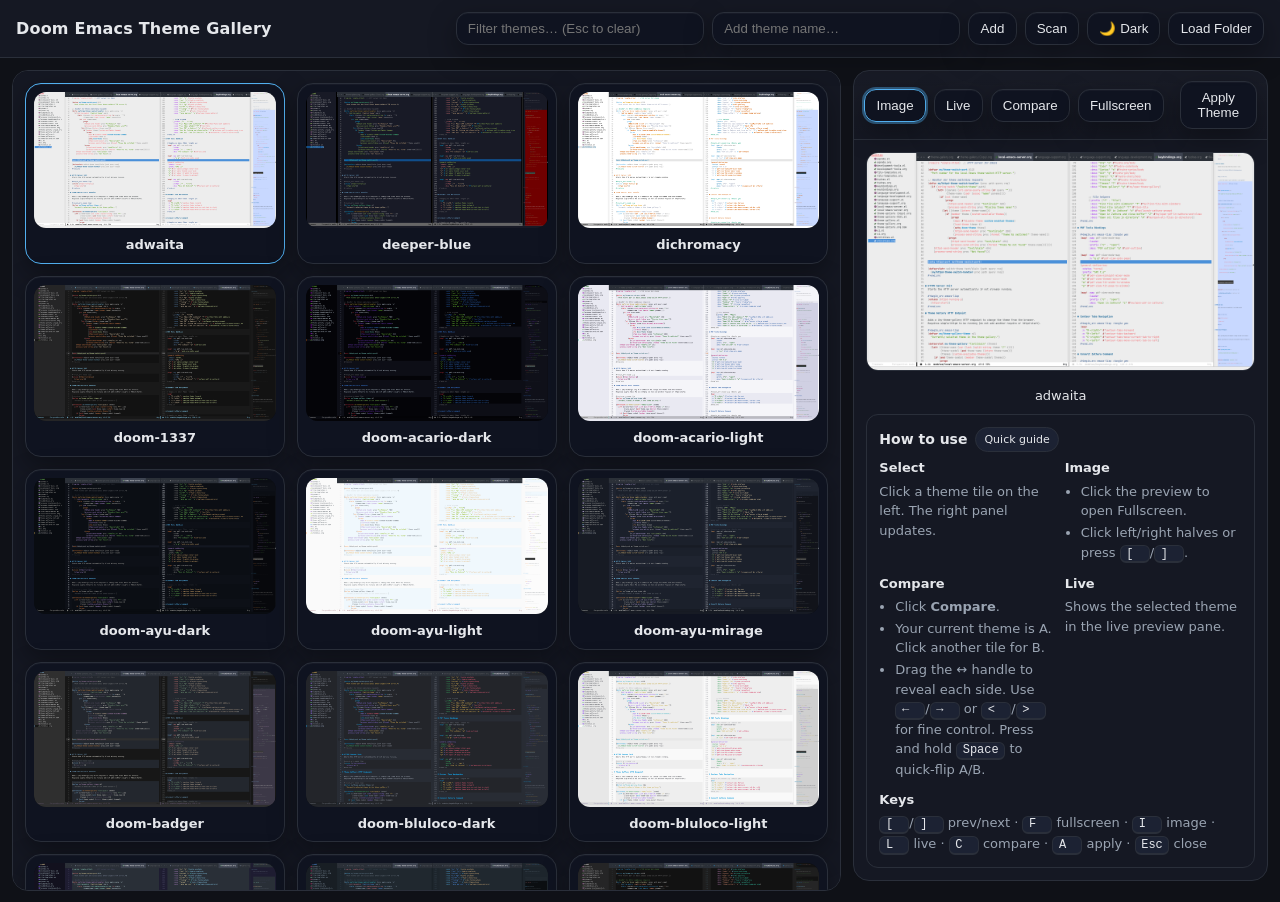
<file: theme-gallery/live.html>
<!DOCTYPE html>
<html data-theme="dark" lang="en">
<head>
<meta charset="utf-8"/>
<meta content="width=device-width, initial-scale=1" name="viewport"/>
<title>Doom Emacs Theme Gallery (Live alias) — Image • Compare • Live</title>
<style>
  :root{
    --bg:#0f1117; --bg-2:#151823; --text:#e5e7eb; --muted:#9aa4b2;
    --border:#2a2f3a; --accent:#51afef; --tile-bg:#0f1320; --tile-bg-hover:#14192a;
    --badge:#1c2233; --shadow:0 10px 28px rgba(0,0,0,.35), inset 0 1px 0 rgba(255,255,255,.03);
    --glow:0 10px 30px rgba(81,175,239,.25), 0 0 0 1px rgba(81,175,239,.25);
    --fs-dur:420ms; --fs-ease:cubic-bezier(.22,1,.36,1);
  }
  html[data-theme="light"]{
    --bg:#f6f7fb; --bg-2:#ffffff; --text:#0f1320; --muted:#495264;
    --border:#d7dbe5; --accent:#2563eb; --tile-bg:#f2f4fa; --tile-bg-hover:#e9ecf7;
    --badge:#eef1f8; --shadow:0 6px 18px rgba(0,0,0,.08), inset 0 1px 0 rgba(255,255,255,.6);
    --glow:0 10px 22px rgba(37,99,235,.18), 0 0 0 1px rgba(37,99,235,.16);
  }
  html,body{height:100%}
  body{margin:0;background:var(--bg);color:var(--text);font:14px/1.45 ui-sans-serif,system-ui,-apple-system,Segoe UI,Roboto,Arial}
  .page{display:grid;grid-template-rows:auto 1fr;height:100%}

  /* Top bar */
  .bar{display:flex;align-items:center;justify-content:space-between;gap:1rem;padding:12px 16px;background:var(--bg-2);border-bottom:1px solid var(--border);position:sticky;top:0;z-index:5}
  .title{margin:0;font-weight:700;letter-spacing:.2px;font-size:16px}
  .bar-actions{display:flex;align-items:center;gap:.5rem;flex-wrap:wrap}
  .toggle,.btn{border:1px solid var(--border);background:var(--tile-bg);color:var(--text);padding:.5rem .7rem;border-radius:12px;cursor:pointer;box-shadow:var(--shadow);transition:transform .08s ease,background .15s ease,border-color .15s ease}
  .toggle:hover,.btn:hover{transform:translateY(-1px);background:var(--tile-bg-hover)}
  .btn.active{border-color:var(--accent);outline:2px solid color-mix(in oklab,var(--accent) 40%,transparent)}
  .btn[disabled]{opacity:.55;cursor:not-allowed}
  input[type="text"]{border:1px solid var(--border);background:var(--tile-bg);color:var(--text);padding:.5rem .7rem;border-radius:12px;min-width:14rem;box-shadow:var(--shadow)}

  /* Layout */
  .content{display:grid;grid-template-columns:2fr 1fr;gap:12px;height:calc(100vh - 56px);padding:12px;box-sizing:border-box}
  .side{display:flex;flex-direction:column;min-width:0;overflow:hidden;gap:10px}
  .grid{position:relative;overflow:auto;border:1px solid var(--border);border-radius:16px;padding:12px;background:var(--bg-2);height:100%}
  .grid.drag{outline:2px dashed color-mix(in oklab,var(--accent) 60%, transparent); outline-offset:-8px}
  .grid-inner{display:grid;grid-template-columns:repeat(4,minmax(0,1fr));gap:12px}

  /* Tiles and thumbnails */
  .theme-tile{display:flex;flex-direction:column;gap:8px;border:1px solid var(--border);background:var(--tile-bg);border-radius:16px;cursor:pointer;padding:8px;box-shadow:var(--shadow);transition:border-color .18s ease}
  .theme-tile.active{border-color:var(--accent)}
  .thumb-wrap{aspect-ratio:16/9;position:relative;background:#0b0e16;border-radius:12px;display:grid;place-items:center;overflow:hidden}
  .thumb-frame{width:100%;height:100%;display:grid;place-items:center;border-radius:10px;border:1.5px solid transparent;transition:.2s;background:#0b0e16;overflow:hidden}
  .theme-tile:hover .thumb-frame{border-color:var(--accent);box-shadow:var(--glow)}
  .theme-thumb{width:100%;height:100%;object-fit:contain;display:block}
  .theme-name{font-weight:600;font-size:13px;text-align:center;color:var(--text);overflow:hidden;text-overflow:ellipsis;white-space:nowrap}

  /* Right preview area */
  .main{display:grid;grid-template-rows:auto 1fr;min-width:0;gap:10px}
  .preview-panel{border:1px solid var(--border);border-radius:16px;background:var(--bg-2);display:grid;grid-template-rows:auto 1fr;overflow:hidden}
  .preview-toolbar{display:flex;gap:8px;padding:10px;border-bottom:1px solid var(--border);align-items:center;background:linear-gradient(0deg,transparent 0,rgba(255,255,255,.02) 100%)}
  .panel-body{display:flex;flex-direction:column;gap:8px;padding:12px;height:100%;min-height:0;overflow:hidden}

  /* Preview box */
  .preview{position:relative;display:grid;place-items:center;overflow:hidden;background:#0b0e16;border:1px solid var(--border);border-radius:12px;min-height:0;aspect-ratio:16/9}
  body.is-live .preview{aspect-ratio:auto;height:100%;overflow:auto}

  /* Single image */
  #preview-img{width:100%;height:100%;object-fit:contain;display:block}
  #preview-img:hover{ cursor: zoom-in !important; }

  /* Compare overlay */
  .cmp-wrap{position:relative;width:100%;height:100%}
  .cmp-img{position:absolute;inset:0;width:100%;height:100%;object-fit:contain}
  .cmp-top{clip-path:inset(0 50% 0 0)}
  .cmp-slider{position:absolute;left:50%;top:0;bottom:0;width:2px;background:linear-gradient(0deg,var(--accent-a,#88aaff),var(--accent-b,#88ffaa));box-shadow:0 0 0 2px rgba(0,0,0,.35);cursor:ew-resize;transition:box-shadow .2s, transform .2s}
  .cmp-slider:hover{box-shadow:0 0 0 2px rgba(0,0,0,.45),0 0 24px 4px color-mix(in oklab,var(--accent-a, #88aaff) 45%, transparent);transform:scaleX(1.6)}
  .cmp-handle{position:absolute;left:-10px;top:50%;transform:translateY(-50%);width:22px;height:22px;border-radius:999px;background:var(--badge);border:1px solid var(--border);box-shadow:var(--shadow)}
  .cmp-label{position:absolute;top:10px;padding:4px 8px;border-radius:999px;background:rgba(0,0,0,.5);border:1px solid var(--border);font-size:12px}
  .cmp-label.a{left:10px;border-color:color-mix(in oklab,var(--accent-a,#88aaff) 70%, var(--border))}
  .cmp-label.b{right:10px;border-color:color-mix(in oklab,var(--accent-b,#88ffaa) 70%, var(--border))}

  /* Dock inside compare */
  .cmp-tools{
    position:absolute;bottom:10px;left:50%;transform:translateX(-50%);
    display:flex;gap:8px;background:rgba(0,0,0,.35);
    border:1px solid var(--border);border-radius:999px;padding:6px 8px;backdrop-filter:blur(4px)
  }
  .cmp-tools .btn{padding:.35rem .6rem;border-radius:999px;font-size:12px}

  /* Contrast panel */
  .cmp-contrast{
    position:absolute; bottom:56px; right:10px;
    background:rgba(0,0,0,.55); border:1px solid var(--border); border-radius:12px;
    padding:10px; font-size:12px; backdrop-filter:blur(3px); display:flex; gap:12px; color:var(--text);
  }
  .cmp-contrast .col{min-width:200px}
  .cmp-contrast .head{font-weight:700; margin-bottom:6px; padding:4px 8px; border-radius:999px; border:1px solid var(--border); background:rgba(0,0,0,.25); display:inline-block}
  .cmp-contrast .sw{display:flex; align-items:center; justify-content:space-between; gap:10px; background:rgba(0,0,0,.25); border:1px solid var(--border); border-radius:10px; padding:6px 8px; margin:4px 0}
  .cmp-contrast .chip{display:inline-flex; align-items:center; gap:6px; border:1px solid var(--border); border-radius:999px; padding:2px 6px}
  .cmp-contrast .dot{width:12px; height:12px; border-radius:999px; border:1px solid var(--border); display:inline-block}
  .cmp-contrast .pass{font-weight:700}
  .cmp-contrast .note{opacity:.8; font-size:11px; margin-top:4px}

  /* Caption + instructions */
  .preview-caption{margin-top:8px;text-align:center;font-size:13px;color:var(--text);min-height:1.2em}
  .instructions{border:1px solid var(--border);border-radius:12px;padding:12px;background:var(--bg-2);color:var(--muted);font-size:13px;line-height:1.5}
  .instructions .instr-head{display:flex;align-items:center;gap:8px;margin-bottom:6px}
  .instructions h3{margin:0;font-size:14px;color:var(--text)}
  .instructions .pill{font-size:11px;background:var(--badge);border:1px solid var(--border);padding:.2rem .5rem;border-radius:999px;color:var(--text)}
  .instructions .instr-grid{display:grid;grid-template-columns:repeat(2,minmax(0,1fr));gap:8px}
  .instructions h4{margin:0 0 4px 0;font-size:13px;color:var(--text)}
  .instructions p{margin:0;color:var(--muted)}
  .instructions ul{margin:0;padding-left:16px}
  .instructions li{margin:.15rem 0}
  .kbd,.instructions .kbd{display:inline-block;min-width:1.4em;padding:.1rem .35rem;border:1px solid var(--border);border-bottom-width:2px;border-radius:6px;background:var(--badge);color:var(--text);font-family:ui-monospace,SFMono-Regular,Menlo,Consolas,monospace;font-size:12px;line-height:1}
  @media (max-width:900px){ .instructions .instr-grid{grid-template-columns:1fr} }

  /* Fullscreen modal */
  #fs-overlay{position:fixed;inset:0;background:rgba(6,8,12,.82);display:none;align-items:center;justify-content:center;z-index:999;backdrop-filter:blur(2px) saturate(110%);opacity:0;transition:opacity var(--fs-dur) var(--fs-ease);pointer-events:none}
  #fs-overlay.fs-open{opacity:1;pointer-events:auto}
  #fs-modal{width:75vw;background:var(--bg-2);border:1px solid color-mix(in oklab,var(--border) 90%,transparent);border-radius:22px;box-shadow:0 16px 60px rgba(0,0,0,.55);padding:1.5em;position:relative;display:flex;flex-direction:column;justify-content:center;align-items:center;opacity:0;transform:translateY(6px) scale(.985);transition:opacity var(--fs-dur) var(--fs-ease), transform var(--fs-dur) var(--fs-ease)}
  #fs-modal.fs-reveal{opacity:1;transform:translateY(0) scale(1)}
  #fs-content{flex:1;width:100%;display:flex;flex-direction:column;gap:10px;justify-content:center;align-items:center;position:relative}
  .fs-image-wrap{position:relative;display:flex;justify-content:center;align-items:center;width:100%}
  #fs-content img{max-width:100%;height:auto;border-radius:12px;display:block;box-shadow:0 10px 30px rgba(0,0,0,.25)}
  .fs-caption{margin-top:8px;text-align:center;font-size:13px;color:var(--text);min-height:1.2em}
  #fs-close{position:absolute;top:18px;right:18px;width:44px;height:44px;border-radius:9999px;background:radial-gradient(120% 120% at 30% 20%, rgba(255,255,255,.18) 0, rgba(255,255,255,0) 45%),var(--badge);border:1px solid var(--border);box-shadow:0 12px 28px rgba(0,0,0,.45);display:block;padding:0;cursor:pointer;color:transparent;outline:none;transition:transform .12s ease, box-shadow .15s ease, border-color .15s ease;z-index:1102}
  #fs-close::before,#fs-close::after{content:"";position:absolute;left:50%;top:50%;width:58%;height:2px;border-radius:1px;background:color-mix(in oklab,var(--text) 90%,transparent);transform-origin:center}
  #fs-close::before{transform:translate(-50%,-50%) rotate(45deg)}
  #fs-close::after{transform:translate(-50%,-50%) rotate(-45deg)}
  .fs-nav{position:absolute;top:50%;transform:translateY(-50%);width:46px;height:46px;border-radius:9999px;background:radial-gradient(120% 120% at 30% 20%, rgba(255,255,255,.18) 0, rgba(255,255,255,0) 45%),var(--badge);border:1px solid var(--border);box-shadow:0 12px 28px rgba(0,0,0,.45);opacity:0;pointer-events:none;z-index:1101;transition:opacity var(--fs-dur) var(--fs-ease),transform var(--fs-dur) var(--fs-ease)}
  .fs-nav.show{opacity:1;pointer-events:auto}
  #fs-nav-left{left:12px}
  #fs-nav-right{right:12px}
  #fs-nav-left::before,#fs-nav-right::before{content:"";position:absolute;left:50%;top:50%;width:12px;height:12px;border-left:2px solid color-mix(in oklab,var(--text) 90%,transparent);border-top:2px solid color-mix(in oklab,var(--text) 90%,transparent);transform-origin:center}
  #fs-nav-left::before{transform:translate(-50%,-50%) rotate(-45deg)}
  #fs-nav-right::before{transform:translate(-50%,-50%) rotate(135deg)}

  /* Toast */
  #toast{
    position:fixed;top:14px;left:50%;transform:translate(-50%,-28px) scale(.98);
    opacity:0;pointer-events:none;background:linear-gradient(180deg,rgba(255,255,255,.14),rgba(255,255,255,.06)),color-mix(in oklab,var(--bg-2) 85%,black 15%);
    backdrop-filter:blur(10px) saturate(120%);color:var(--text);
    border:1px solid color-mix(in oklab,var(--accent) 55%,var(--border));border-radius:16px;
    padding:.6rem .9rem;box-shadow:0 0 0 2px color-mix(in oklab,var(--accent) 35%,transparent),0 20px 50px rgba(0,0,0,.55);
    z-index:1200;font-size:14px;font-weight:800;letter-spacing:.25px;transition:transform var(--fs-dur) var(--fs-ease),opacity var(--fs-dur) var(--fs-ease);
    display:flex;align-items:center;gap:.6rem;
  }
  #toast.visible{opacity:1;transform:translate(-50%,0) scale(1)}
  #toast .t-ic{font-size:18px;line-height:1}
  #toast .t-msg{line-height:1.2}

  /* Responsive */
  @media (max-width:1280px){.grid-inner{grid-template-columns:repeat(3,minmax(0,1fr))}}
  @media (max-width:900px){.content{grid-template-columns:1fr;grid-template-rows:56vh 1fr}.grid-inner{grid-template-columns:repeat(3,minmax(0,1fr))}}
  @media (max-width:640px){.grid-inner{grid-template-columns:repeat(2,minmax(0,1fr))}}
</style>
</head>
<body>
<div class="page">
  <div class="bar">
    <h2 class="title">Doom Emacs Theme Gallery</h2>
    <div class="bar-actions">
      <input aria-label="Filter themes by name" id="filter-input" placeholder="Filter themes… (Esc to clear)" type="text"/>
      <input id="theme-add-input" type="text" placeholder="Add theme name…"/>
      <button class="toggle" id="theme-add-btn" title="Add theme">Add</button>
      <button class="toggle" id="theme-scan-btn" title="Discover themes">Scan</button>
      <button class="toggle" id="toggle-theme" title="Toggle page theme"><span class="icon">🌙</span> <span class="label">Dark</span></button>
      <input type="file" id="folder-picker" webkitdirectory multiple accept="image/*" style="display:none"/>
      <button class="toggle" id="folder-btn" title="Load previews from a local folder">Load Folder</button>
    </div>
  </div>

  <div class="content">
    <aside class="side">
      <div aria-label="Theme list" class="grid" id="theme-grid">
        <div class="grid-inner" id="grid-inner"></div>
      </div>
    </aside>

    <main class="main">
      <div class="preview-panel">
        <div class="preview-toolbar">
          <button class="btn active" id="btn-image" title="Image mode">Image</button>
          <button class="btn" id="btn-live" title="Live preview">Live</button>
          <button class="btn" id="btn-compare" title="Compare two themes">Compare</button>
          <button class="btn" id="btn-full" title="Fullscreen (image mode)">Fullscreen</button>

          <div id="cmp-toolbar" class="bar-actions" style="display:none; margin-left:6px; gap:6px">
            <button class="btn" id="btn-swap" title="Swap A/B (S)">Swap A/B</button>
            <button class="btn" id="btn-reset" title="Reset slider (double-click handle)">Reset</button>
            <button class="btn" id="cmp-contrast-btn" title="Contrast check">Contrast</button>
          </div>

          <div style="flex:1"></div>
          <button class="btn" id="btn-apply" title="Apply this theme in Doom Emacs">Apply Theme</button>
        </div>
        <div class="panel-body">
          <div class="preview" id="preview">
            <img id="preview-img" alt="Theme preview"
                 src="data:image/svg+xml;utf8,<svg xmlns='http://www.w3.org/2000/svg' width='1600' height='900' viewBox='0 0 1600 900'><defs><linearGradient id='g' x1='0' x2='1' y1='0' y2='1'><stop offset='0' stop-color='%230b0e16'/><stop offset='1' stop-color='%23151823'/></linearGradient></defs><rect width='1600' height='900' fill='url(%23g)'/><rect x='120' y='90' width='1360' height='720' rx='24' ry='24' fill='none' stroke='%232a2f3a' stroke-width='6'/><g fill='%239aa4b2'><circle cx='145' cy='115' r='6'/><circle cx='165' cy='115' r='6'/><circle cx='185' cy='115' r='6'/></g><text x='50%25' y='50%25' fill='%239aa4b2' font-family='ui-sans-serif,system-ui,-apple-system,Segoe UI,Roboto,Arial' font-size='64' text-anchor='middle' dominant-baseline='middle'>Theme%20Preview</text></svg>"/>
          </div>
          <div id="preview-caption" class="preview-caption"></div>

          <div id="instructions" class="instructions" style="display:block" aria-labelledby="instructions-title">
            <div class="instr-head">
              <h3 id="instructions-title">How to use</h3>
              <span class="pill">Quick guide</span>
            </div>
            <div class="instr-grid">
              <div>
                <h4>Select</h4>
                <p>Click a theme tile on the left. The right panel updates.</p>
              </div>
              <div>
                <h4>Image</h4>
                <ul>
                  <li>Click the preview to open Fullscreen.</li>
                  <li>Click left/right halves or press <span class="kbd">[</span>/<span class="kbd">]</span>.</li>
                </ul>
              </div>
              <div>
                <h4>Compare</h4>
                <ul>
                  <li>Click <strong>Compare</strong>.</li>
                  <li>Your current theme is A. Click another tile for B.</li>
                  <li>Drag the ↔ handle to reveal each side. Use <span class="kbd">←</span>/<span class="kbd">→</span> or <span class="kbd">&lt;</span>/<span class="kbd">&gt;</span> for fine control. Press and hold <span class="kbd">Space</span> to quick-flip A/B.</li>
                </ul>
              </div>
              <div>
                <h4>Live</h4>
                <p>Shows the selected theme in the live preview pane.</p>
              </div>
              <div style="grid-column:1 / -1">
                <h4>Keys</h4>
                <p><span class="kbd">[</span>/<span class="kbd">]</span> prev/next · <span class="kbd">F</span> fullscreen · <span class="kbd">I</span> image · <span class="kbd">L</span> live · <span class="kbd">C</span> compare · <span class="kbd">A</span> apply · <span class="kbd">Esc</span> close</p>
              </div>
            </div>
          </div>
        </div>
      </div>
    </main>
  </div>
</div>

<div aria-live="polite" id="toast" role="status"></div>

<!-- Fullscreen overlay -->
<div id="fs-overlay" style="position:fixed; inset:0; background:rgba(0,0,0,0.85); display:none; align-items:center; justify-content:center; z-index:999;">
  <div id="fs-modal" style="width: 75vw; background: var(--bg-2); border-radius: 20px; box-shadow: 0 10px 40px rgba(0,0,0,0.5); padding: 1.5em; position: relative; display: flex; flex-direction: column; justify-content: center; align-items: center;">
    <button id="fs-close" aria-label="Close"></button>
    <div id="fs-content" style="flex:1; width:100%; display:flex; flex-direction:column; gap:10px; justify-content:center; align-items:center; position:relative;"></div>
  </div>
</div>

<script>
(function(){
  /* ===== Config ===== */
  let PREVIEWS_BASE = 'theme-previews/';
  { const u = new URL(location.href); const p = u.searchParams.get('previews'); if (p) PREVIEWS_BASE = p.endsWith('/')? p : (p+'/'); }
  const LIVE_SRC = 'live-receiver.html'; /* <- live receiver filename */

  /* ===== State ===== */
  let mode='image', submode='single';
  let selectedTheme='', selectedTile=null;
  let themeFiles=[], liveFrame=null, cmp=null;

  const $= (s,r=document)=>r.querySelector(s); const $$=(s,r=document)=>Array.from(r.querySelectorAll(s));

  window.addEventListener('DOMContentLoaded', init);

  function init(){
    const gridInner=$('#grid-inner'), gridBox=$('#theme-grid');
    const previewImg=$('#preview-img'), previewBox=$('#preview'), previewCaption=$('#preview-caption');
    const instructions=$('#instructions');

    const btnImage=$('#btn-image'), btnLive=$('#btn-live'), btnCompare=$('#btn-compare'), btnFull=$('#btn-full'), btnApply=$('#btn-apply');
    const toggleThemeBtn=$('#toggle-theme'), cmpToolbar=$('#cmp-toolbar');
    const filterInput=$('#filter-input'), addInput=$('#theme-add-input'), btnAdd=$('#theme-add-btn'), btnScan=$('#theme-scan-btn');
    const folderBtn=$('#folder-btn'), folderPicker=$('#folder-picker');

    /* Theme (light/dark) */
    const savedTheme = localStorage.getItem('galleryTheme');
    if (savedTheme==='light' || savedTheme==='dark') setHtmlTheme(savedTheme);
    toggleThemeBtn?.addEventListener('click', ()=>{ const next = document.documentElement.getAttribute('data-theme')==='dark'?'light':'dark'; setHtmlTheme(next); localStorage.setItem('galleryTheme', next); });
    function setHtmlTheme(t){ document.documentElement.setAttribute('data-theme', t); const ic=toggleThemeBtn?.querySelector('.icon'); const lab=toggleThemeBtn?.querySelector('.label'); if(ic) ic.textContent = t==='dark'?'🌙':'☀️'; if(lab) lab.textContent = t==='dark'?'Dark':'Light'; }

    /* Initial load */
    scanThemes();

    /* Modes */
    btnImage?.addEventListener('click', ()=>{ setMode('image'); ensureCompare(false); updateUiState(); });
    btnLive?.addEventListener('click', ()=>{ setMode('live'); updateUiState(); });
    btnCompare?.addEventListener('click', ()=>{ if(mode!=='image') setMode('image'); ensureCompare(true); updateUiState(); });
    btnFull?.addEventListener('click', ()=>{ if(mode!=='image' || submode!=='single'){ setMode('image'); ensureCompare(false);} updateUiState(); openFs(); });

    /* Apply */
    btnApply?.addEventListener('click', ()=> applyThemeNow(effectiveApplyName()));

    /* Filter/Add/Scan */
    filterInput?.addEventListener('input', debounce(applyFilter, 80));
    filterInput?.addEventListener('keydown', e=>{ if(e.key==='Escape'){ filterInput.value=''; applyFilter(); }});
    btnAdd?.addEventListener('click', ()=>{ const name=(addInput.value||'').trim(); if(!name) return toast('Enter a theme name','ℹ️'); addThemeTile(name, srcFor(name)); toast('Added: '+name,'➕'); });
    btnScan?.addEventListener('click', scanThemes);

    /* Folder picker */
    folderBtn?.addEventListener('click', ()=> folderPicker?.click());
    folderPicker?.addEventListener('change', e=>{
      const files = Array.from(e.target.files||[]).filter(f=>/\.(png|jpe?g|webp)$/i.test(f.name));
      if(!files.length) return toast('No images found in folder','⚠️');
      loadFromLocalFiles(files);
    });

    /* Drag/drop */
    ;['dragenter','dragover'].forEach(ev=> gridBox.addEventListener(ev, e=>{ e.preventDefault(); gridBox.classList.add('drag'); }));
    ;['dragleave','drop'].forEach(ev=> gridBox.addEventListener(ev, e=>{ e.preventDefault(); gridBox.classList.remove('drag'); }));
    gridBox.addEventListener('drop', e=>{
      const files = Array.from(e.dataTransfer.files||[]).filter(f=>/\.(png|jpe?g|webp)$/i.test(f.name));
      if(!files.length) return;
      loadFromLocalFiles(files);
    });

    /* Keyboard */
    document.addEventListener('keydown', onKeyDown, true);
    document.addEventListener('keyup', onKeyUp, true);

    /* URL preset */
    const url=new URL(location.href); const m=url.searchParams.get('mode'); setMode(m==='live'?'live':'image'); updateUiState();

    /* Helpers */
    function setCaption(name){ if(previewCaption) previewCaption.textContent=name||''; const fsCap=$('#fs-caption'); if(fsCap) fsCap.textContent=name||''; }

    function applyFilter(){ const q=(filterInput?.value||'').toLowerCase(); $$('.theme-tile').forEach(t=> t.style.display = t.dataset.theme.toLowerCase().includes(q)?'':'none'); }

    function addThemeTile(name, imgSrc){
      if(!name) return; if($('#grid-inner .theme-tile[data-theme="'+CSS.escape(name)+'"]')) return;
      const tile=document.createElement('div'); tile.className='theme-tile'; tile.dataset.theme=name;
      const wrap=document.createElement('div'); wrap.className='thumb-wrap';
      const frame=document.createElement('div'); frame.className='thumb-frame';
      const img=document.createElement('img'); img.className='theme-thumb'; img.alt=name; img.src=imgSrc;
      const label=document.createElement('div'); label.className='theme-name'; label.textContent=name;
      frame.appendChild(img); wrap.appendChild(frame); tile.appendChild(wrap); tile.appendChild(label);
      tile.addEventListener('click', ()=> selectTheme(name, imgSrc, tile));
      gridInner.appendChild(tile);
      if(!themeFiles.find(f=> String(f).toLowerCase()=== (name+'.png').toLowerCase())) themeFiles.push(name+'.png');
      if(!selectedTheme) selectTheme(name, imgSrc, tile);
      applyFilter();
    }

    function selectTheme(name, imgSrc, tile){
      selectedTheme = name;
      selectedTile?.classList.remove('active'); tile?.classList.add('active'); selectedTile=tile;
      if(mode==='image' && submode==='single'){ previewImg.src=imgSrc; previewImg.alt=name; setCaption(name); }
      if(mode==='image' && submode==='compare' && cmp){ if(!cmp.aName) setCompareA(name, imgSrc); else setCompareB(name, imgSrc); }
      if(mode==='live') pingLive(name);
      try{ localStorage.setItem('doom_gallery_selected_theme', name); }catch{}
      sizeLive();
      if(cmp && cmp.contrastOpen) updateContrastPanel();
    }

    function buildTiles(files){
      const resetSel=!selectedTheme;
      gridInner.innerHTML=''; themeFiles = Array.isArray(files)? files.slice() : [];
      if(!themeFiles.length && files && Array.isArray(files.files)) themeFiles = files.files.slice();
      if(!themeFiles.length && files && Array.isArray(files.list)) themeFiles = files.list.slice();
      if(!themeFiles.length) return toast('No themes found in index.json; use Load Folder or Add.','⚠️');
      themeFiles.forEach(file=>{ const name=String(file).replace(/\.(png|jpe?g|webp)$/i,''); addThemeTile(name, PREVIEWS_BASE+file); });
      if(resetSel && themeFiles.length){ const first=themeFiles[0]; const name=String(first).replace(/\.(png|jpe?g|webp)$/i,''); const tile=$(`.theme-tile[data-theme="${CSS.escape(name)}"]`); selectTheme(name, PREVIEWS_BASE+first, tile); }
    }

    function scanThemes(){
      fetch(PREVIEWS_BASE+'index.json',{cache:'no-cache'}).then(r=>{ if(!r.ok) throw new Error(); return r.json(); })
        .then(buildTiles)
        .catch(()=> toast('index.json not found at '+PREVIEWS_BASE+' — try Load Folder or Add','⚠️'));
    }

    function loadFromLocalFiles(files){
      files.sort((a,b)=> a.name.localeCompare(b.name,'en',{numeric:true,sensitivity:'base'}));
      files.forEach(f=>{ const name=f.name.replace(/\.(png|jpe?g|webp)$/i,''); addThemeTile(name, URL.createObjectURL(f)); });
      toast('Loaded '+files.length+' preview image'+(files.length===1?'':'s'),'📁');
    }

    /* Mode switching */
    function setMode(next){
      mode = next==='live'?'live':'image';
      document.body.classList.toggle('is-live', mode==='live');
      instructions.style.display = mode==='live' ? 'none' : 'block';
      if(mode==='image'){
        ensureCompare(submode==='compare');
        previewImg.style.display=''; if(liveFrame) liveFrame.style.display='none'; previewBox.style.height='';
      } else {
        ensureCompare(false);
        ensureLiveFrame(selectedTheme);
        previewImg.style.display='none'; liveFrame.style.display='block';
        if(selectedTheme) pingLive(selectedTheme);
        sizeLive();
      }
      updateUiState();
    }

    /* Accents */
    function accentFor(name){ const s=(name||'').toLowerCase(); let h=0; for(let i=0;i<s.length;i++) h=(h*31+s.charCodeAt(i))>>>0; h%=360; return `hsl(${h}deg 70% 55%)`; }

    /* ===== Compare overlay ===== */
    function ensureCompare(on){
      if(!on){
        if(cmp?.root?.parentNode) cmp.root.remove();
        cmp=null; submode='single';
        previewImg.style.display=''; setCaption(selectedTheme);
        if(cmpToolbar) cmpToolbar.style.display='none';
        updateUiState(); return;
      }
      if(cmp?.root?.isConnected){ submode='compare'; updateUiState(); return; }

      submode='compare'; previewImg.style.display='none'; if(cmpToolbar) cmpToolbar.style.display='none';

      const root=document.createElement('div'); root.className='cmp-wrap'; root.setAttribute('role','region'); root.setAttribute('aria-label','Compare two theme previews');
      const a=document.createElement('img'); a.className='cmp-img cmp-bottom'; a.alt='Theme A';
      const b=document.createElement('img'); b.className='cmp-img cmp-top'; b.alt='Theme B';

      const slider=document.createElement('div'); slider.className='cmp-slider'; slider.setAttribute('role','slider'); slider.setAttribute('tabindex','0');
      slider.setAttribute('aria-valuemin','0'); slider.setAttribute('aria-valuemax','100'); slider.setAttribute('aria-valuenow','50'); slider.setAttribute('aria-label','Comparison divider');
      const handle=document.createElement('div'); handle.className='cmp-handle'; slider.appendChild(handle);

      const la=document.createElement('div'); la.className='cmp-label a';
      const lb=document.createElement('div'); lb.className='cmp-label b';

      const tools=document.createElement('div'); tools.className='cmp-tools';
      const tSwap = mkBtn('Swap A/B','cmp-swap', ()=>{ swapAB(); if(cmp.contrastOpen) updateContrastPanel(); }, 'Swap A/B (S)');
      const tReset= mkBtn('Reset','cmp-reset', ()=>animateCmpPos(0.5), 'Reset to center');
      const tCont = mkBtn('Contrast','cmp-contrast-btn', ()=>toggleContrast(), 'Analyze contrast');
      tools.append(tSwap,tReset,tCont);

      root.append(a,b,slider,la,lb,tools);
      previewBox.appendChild(root);

      cmp={root,a,b,slider,la,lb,pos:0.5,aName:'',bName:'',aSrc:'',bSrc:'',contrastOpen:false,_anim:null};
      setCompareA(selectedTheme, srcFor(selectedTheme));

      if(themeFiles.length>1){ const idx=findIndex(selectedTheme); const next=themeFiles[(idx+1)%themeFiles.length]; const name=String(next).replace(/\.(png|jpe?g|webp)$/i,''); setCompareB(name, srcFor(name)); }

      layoutCompare();
      attachDrag(slider, x=> setCmpPos(x));
      slider.addEventListener('dblclick', ()=> animateCmpPos(0.5));
      slider.addEventListener('touchstart', e=>e.preventDefault(), {passive:false});
      slider.addEventListener('touchmove', e=>{ e.preventDefault(); const r=cmp.root.getBoundingClientRect(); const x=Math.max(0,Math.min(1,(e.touches[0].clientX-r.left)/r.width)); setCmpPos(x); }, {passive:false});

      setCaption('Compare: '+(cmp.aName||'…')+' ⇄ '+(cmp.bName||'…'));
      updateAccents(); updateUiState();

      function mkBtn(text,id,fn,title){ const b=document.createElement('button'); b.className='btn'; b.id=id; b.type='button'; b.textContent=text; if(title) b.title=title; b.addEventListener('click', fn); return b; }
    }

    function setCmpPos(x){ if(!cmp) return; cmp.pos=Math.max(0,Math.min(1,x)); layoutCompare(); }
    function updateAccents(){ if(!cmp) return; const aCol=accentFor(cmp.aName), bCol=accentFor(cmp.bName); cmp.root.style.setProperty('--accent-a',aCol); cmp.root.style.setProperty('--accent-b',bCol); }
    function setCompareA(name,src){ if(!cmp) return; cmp.aName=name; cmp.aSrc=src; cmp.a.src=src; cmp.la.textContent='A: '+name; cmp.a.onload=()=>{ if(cmp?.contrastOpen) updateContrastPanel(); }; setCaption('Compare: '+(cmp.aName||'…')+' ⇄ '+(cmp.bName||'…')); updateAccents(); if(cmp.contrastOpen) updateContrastPanel(); }
    function setCompareB(name,src){ if(!cmp) return; cmp.bName=name; cmp.bSrc=src; cmp.b.src=src; cmp.lb.textContent='B: '+name; cmp.b.onload=()=>{ if(cmp?.contrastOpen) updateContrastPanel(); }; setCaption('Compare: '+(cmp.aName||'…')+' ⇄ '+(cmp.bName||'…')); updateAccents(); if(cmp.contrastOpen) updateContrastPanel(); }
    function layoutCompare(){ if(!cmp) return; const pct=Math.max(0,Math.min(1,cmp.pos)); const r=cmp.root.getBoundingClientRect(); const left=r.width*pct; cmp.slider.style.left=left+'px'; cmp.b.style.clipPath=`inset(0 ${Math.max(0,r.width-left)}px 0 0)`; cmp.slider.setAttribute('aria-valuenow',Math.round(pct*100)); }
    function attachDrag(bar,on){
      function at(e){ const r=cmp.root.getBoundingClientRect(); const x=Math.max(0,Math.min(1,(e.clientX-r.left)/r.width)); if(cmp) cmp._anim=null; on(x); }
      const md=e=>{ e.preventDefault(); document.addEventListener('mousemove',mm); document.addEventListener('mouseup',mu,{once:true}); at(e); };
      const mm=e=>at(e); const mu=()=>document.removeEventListener('mousemove',mm);
      bar.addEventListener('mousedown',md);
      cmp.root.addEventListener('mousedown',e=>{ if(e.target===cmp.root) md(e); });
      window.addEventListener('resize',layoutCompare);
      bar.addEventListener('keydown',e=>{
        if(!cmp) return; let step=0;
        if(e.key==='ArrowLeft') step=-0.02; else if(e.key==='ArrowRight') step=0.02; else if(e.key===','||e.key==='<') step=-0.05; else if(e.key==='.'||e.key==='>') step=0.05;
        if(step!==0){ e.preventDefault(); if(cmp) cmp._anim=null; setCmpPos(cmp.pos+step); }
        if(e.key==='Home'){ e.preventDefault(); if(cmp) cmp._anim=null; setCmpPos(0); }
        if(e.key==='End'){ e.preventDefault(); if(cmp) cmp._anim=null; setCmpPos(1); }
      });
    }
    function swapAB(){ if(!cmp) return; const aN=cmp.aName, aS=cmp.aSrc; setCompareA(cmp.bName,cmp.bSrc); setCompareB(aN,aS); toast('Swapped A/B','⇄'); updateAccents(); }

    /* Contrast */
    function toggleContrast(){ if(!cmp) return; cmp.contrastOpen=!cmp.contrastOpen; const p=$('#cmp-contrast-panel'); if(cmp.contrastOpen){ if(!p) showContrast(); else p.style.display='flex'; updateContrastPanel(); } else { hideContrast(); } }
    function showContrast(){ if(!cmp) return; if($('#cmp-contrast-panel')) return; const box=document.createElement('div'); box.id='cmp-contrast-panel'; box.className='cmp-contrast'; box.innerHTML=`
      <div class="col"><div class="head" id="cc-head-a">A: ${esc(cmp.aName||'…')}</div>
        <div class="sw" id="cc-a-w"><span class="chip"><span class="dot" style="background:#fff"></span> White</span><span class="pass" id="cc-a-w-val"></span></div>
        <div class="sw" id="cc-a-b"><span class="chip"><span class="dot" style="background:#000"></span> Black</span><span class="pass" id="cc-a-b-val"></span></div>
        <div class="note" id="cc-a-note"></div>
      </div>
      <div class="col"><div class="head" id="cc-head-b">B: ${esc(cmp.bName||'…')}</div>
        <div class="sw" id="cc-b-w"><span class="chip"><span class="dot" style="background:#fff"></span> White</span><span class="pass" id="cc-b-w-val"></span></div>
        <div class="sw" id="cc-b-b"><span class="chip"><span class="dot" style="background:#000"></span> Black</span><span class="pass" id="cc-b-b-val"></span></div>
        <div class="note" id="cc-b-note"></div>
      </div>`; cmp.root.appendChild(box); updateContrastPanel(); }
    function hideContrast(){ $('#cmp-contrast-panel')?.remove(); }
    function updateContrastPanel(){ if(!cmp||!cmp.contrastOpen) return; Promise.all([avgBgColor(cmp.a), avgBgColor(cmp.b)]).then(([bgA,bgB])=>{ paint('a',cmp.aName,bgA); paint('b',cmp.bName,bgB); }).catch(()=>{}); }
    function paint(side,name,bg){ const aCol=accentFor(name||''); const head=$(`#cc-head-${side}`); if(head){ head.style.borderColor=aCol; head.textContent=(side==='a'?'A: ':'B: ')+(name||'…'); }
      const rW=contrastRatio(rgb('#fff'),bg), rB=contrastRatio(rgb('#000'),bg);
      const wEl=$(`#cc-${side}-w-val`), bEl=$(`#cc-${side}-b-val`); if(wEl) wEl.textContent=label(rW); if(bEl) bEl.textContent=label(rB);
      const note=$(`#cc-${side}-note`); if(note){ const best=rW>=rB?'white':'black'; note.textContent=`Suggested text: ${best} (${Math.max(rW,rB).toFixed(2)}×)`; }
      const tint=`rgb(${bg[0]},${bg[1]},${bg[2]})`; const rowW=$(`#cc-${side}-w`), rowB=$(`#cc-${side}-b`); [rowW,rowB].forEach(el=>{ if(el) el.style.background='linear-gradient(90deg, rgba(0,0,0,.25), rgba(0,0,0,.25)), '+tint; });
    }
    function label(r){ return r.toFixed(2)+'× '+(r>=4.5?'AA✓':(r>=3?'AA-L✓':'✗')); }
    function avgBgColor(img){ return new Promise(res=>{ const done=rgb=>res(rgb||rgb('#0b0e16')); try{
      if(!img || !img.complete || img.naturalWidth===0){ img?.addEventListener('load', ()=>avgBgColor(img).then(res), {once:true}); setTimeout(()=>done(null),400); return; }
      const c=document.createElement('canvas'); c.width=64; c.height=64; const ctx=c.getContext('2d',{willReadFrequently:true});
      const sx=img.naturalWidth*0.2, sy=img.naturalHeight*0.2, sw=img.naturalWidth*0.6, sh=img.naturalHeight*0.6;
      ctx.drawImage(img,sx,sy,sw,sh,0,0,64,64); const d=ctx.getImageData(0,0,64,64).data; let r=0,g=0,b=0,n=0;
      for(let i=0;i<d.length;i+=4){ const a=d[i+3]; if(a<8) continue; r+=d[i]; g+=d[i+1]; b+=d[i+2]; n++; }
      if(!n) return done(null); done([Math.round(r/n),Math.round(g/n),Math.round(b/n)]);
    }catch(e){ done(null);} }); }
    function rgb(str){ const ctx=document.createElement('canvas').getContext('2d'); ctx.fillStyle=str; const m=ctx.fillStyle.match(/^rgb\((\d+),\s*(\d+),\s*(\d+)\)$/); return m?[+m[1],+m[2],+m[3]]:[255,255,255]; }
    function contrastRatio(c1,c2){ function lum([r,g,b]){ [r,g,b]=[r,g,b].map(v=>{ v/=255; return v<=0.03928? v/12.92 : Math.pow((v+0.055)/1.055,2.4); }); return 0.2126*r+0.7152*g+0.0722*b; }
      const L1=lum(c1), L2=lum(c2); const hi=Math.max(L1,L2), lo=Math.min(L1,L2); return (hi+0.05)/(lo+0.05); }
    const esc=s=>String(s||'').replace(/[&<>"]/g,c=>({'&':'&amp;','<':'&lt;','>':'&gt;','"':'&quot;'}[c]));

    /* ===== Live iframe + handshake ===== */
    function ensureLiveFrame(initialTheme){
      if(liveFrame) return liveFrame;
      const iframe=document.createElement('iframe');
      iframe.id='live-frame'; iframe.title='Live theme preview';
      iframe.style.cssText='position:absolute; inset:0; width:100%; height:100%; border:0; border-radius:12px; display:none; background:#111;';
      const url=new URL(LIVE_SRC, location.href); if(initialTheme) url.searchParams.set('theme', initialTheme);
      iframe.src=url.toString(); previewBox.appendChild(iframe); liveFrame=iframe;
      iframe.addEventListener('load', ()=>{ try{ liveFrame.contentWindow?.postMessage({type:'PING'}, '*'); }catch{} if(selectedTheme) pingLive(selectedTheme); });
      return iframe;
    }
    function pingLive(theme){ try{ liveFrame?.contentWindow?.postMessage({type:'SELECT_THEME', theme}, '*'); }catch{} }

    function sizeLive(){ if(mode!=='live') return; const top=$('#preview').getBoundingClientRect().top + window.scrollY; const h=Math.max(240, window.innerHeight - (top - window.scrollY) - 16); $('#preview').style.height=h+'px'; if(liveFrame) liveFrame.style.height='100%'; }
    window.addEventListener('resize', sizeLive);

    /* ===== Fullscreen (FLIP) ===== */
    const overlay=$('#fs-overlay'), modal=$('#fs-modal'), content=$('#fs-content'), closeBtn=$('#fs-close');
    let anim=false; const DUR=420;
    function rectOf(el){ const r=el.getBoundingClientRect(); return {left:r.left, top:r.top, width:r.width, height:r.height}; }
    function imgRatio(){ const nw=previewImg.naturalWidth||previewImg.clientWidth||16; const nh=previewImg.naturalHeight||previewImg.clientHeight||9; return Math.max(0.1, nw/Math.max(1,nh)); }
    function targetRect(aspect){ let w=Math.max(1,window.innerWidth*0.75); let h=w/Math.max(0.001,aspect); const maxH=window.innerHeight*0.92; if(h>maxH){ h=maxH; w=h*aspect; } return {left:(window.innerWidth-w)/2, top:(window.innerHeight-h)/2, width:w, height:h}; }
    function ghost(src, rect){ const g=document.createElement('img'); g.className='fs-ghost'; g.src=src; Object.assign(g.style,{left:rect.left+'px',top:rect.top+'px',width:rect.width+'px',height:rect.height+'px',position:'fixed',zIndex:1103,willChange:'transform',transition:'transform 420ms cubic-bezier(.22,1,.36,1)',borderRadius:'12px',boxShadow:'0 10px 30px rgba(0,0,0,.25)',pointerEvents:'none'}); document.body.appendChild(g); return g; }
    function flip(node, from, to){ const dx=from.left-to.left, dy=from.top-to.top; const sx=Math.max(.001,from.width/Math.max(1,to.width)), sy=Math.max(.001,from.height/Math.max(1,to.height)); node.style.transformOrigin='top left'; node.style.transform=`translate(${dx}px,${dy}px) scale(${sx},${sy})`; node.offsetHeight; requestAnimationFrame(()=>{ node.style.transform='translate(0,0) scale(1,1)'; }); }
    function onDone(node, cb){ const done=()=>{ node.remove(); cb&&cb(); }; node.addEventListener('transitionend', done, {once:true}); setTimeout(done, DUR+160); }
    function ensureModalImage(src,name){ content.innerHTML='<div class="fs-image-wrap"><img alt="Preview"/></div><div id="fs-caption" class="fs-caption"></div>'; const m=content.querySelector('img'); m.addEventListener('error',()=>{ m.src=previewImg.src; }); m.src=src; $('#fs-caption').textContent=name||''; wrapNav(); }
    function openFs(){ if(mode!=='image' || submode!=='single') return; if(anim) return; anim=true; const src=previewImg?.src||''; const start=rectOf(previewImg); const t=targetRect(imgRatio()); overlay.style.display='flex'; overlay.setAttribute('aria-modal','true'); overlay.setAttribute('aria-hidden','false'); overlay.offsetHeight; overlay.classList.add('fs-open'); modal.classList.remove('fs-reveal'); void modal.offsetWidth; requestAnimationFrame(()=>modal.classList.add('fs-reveal')); const g=ghost(src,t); flip(g,start,t); onDone(g, ()=>{ ensureModalImage(src, selectedTheme); anim=false; }); }
    function closeFs(){ if(anim || overlay.style.display!=='flex') return; anim=true; const modalImg=content.querySelector('img'); const src=modalImg?modalImg.src:previewImg.src; const start=modalImg?rectOf(modalImg):targetRect(imgRatio()); const end=rectOf(previewImg); overlay.classList.remove('fs-open'); overlay.style.pointerEvents='none'; modal.classList.remove('fs-reveal'); const g=ghost(src,end); flip(g,start,end); onDone(g, ()=>{ content.innerHTML=''; overlay.style.display='none'; overlay.style.pointerEvents=''; overlay.removeAttribute('aria-modal'); overlay.removeAttribute('aria-hidden'); anim=false; }); }
    closeBtn?.addEventListener('click', closeFs);
    overlay.addEventListener('click', e=>{ if(!$('#fs-modal').contains(e.target)) closeFs(); });
    $('#preview').addEventListener('click', e=>{ if(e.target===previewImg) openFs(); });

    /* FS nav */
    const navLeft=document.createElement('button'); navLeft.id='fs-nav-left'; navLeft.className='fs-nav'; navLeft.setAttribute('aria-label','Previous theme');
    const navRight=document.createElement('button'); navRight.id='fs-nav-right'; navRight.className='fs-nav'; navRight.setAttribute('aria-label','Next theme');
    function wrapNav(){ const w=$('#fs-content .fs-image-wrap'); if(!w) return; w.appendChild(navLeft); w.appendChild(navRight); }
    document.addEventListener('mousemove', e=>{ const w=$('#fs-content .fs-image-wrap'); if(!w||overlay.style.display!=='flex') return; const r=w.getBoundingClientRect(); if(e.clientX<r.left||e.clientX>r.right||e.clientY<r.top||e.clientY>r.bottom){ navLeft.classList.remove('show'); navRight.classList.remove('show'); return; } const mid=r.left+r.width/2; if(e.clientX>=mid){ navRight.classList.add('show'); navLeft.classList.remove('show'); } else { navLeft.classList.add('show'); navRight.classList.remove('show'); } });
    $('#fs-overlay').addEventListener('mouseleave', ()=>{ navLeft.classList.remove('show'); navRight.classList.remove('show'); });
    document.addEventListener('click', e=>{ const w=$('#fs-content .fs-image-wrap'); if(!w) return; if(e.target.closest('#fs-overlay') && w.contains(e.target)){ const r=w.getBoundingClientRect(); const mid=r.left+r.width/2; if(e.clientX>=mid) nextTheme(); else prevTheme(); }});

    /* Toast + Apply */
    function toast(msg,icon='ℹ️'){ const t=$('#toast'); if(!t) return; t.innerHTML=`<span class="t-ic">${icon}</span><span class="t-msg">${esc(msg)}</span>`; t.classList.add('visible'); clearTimeout(t._h); t._h=setTimeout(()=>t.classList.remove('visible'), 1800); }
    const APPLY_URL='http://localhost:8123/my-theme-gallery/'; const slug=s=>String(s||'').trim().replace(/\s+/g,'-').toLowerCase();
    function pingGET(url){ return new Promise(res=>{ const i=new Image(); i.onload=i.onerror=()=>res(); i.src=url+(url.includes('?')?'&':'?')+'_='+Date.now(); setTimeout(res,600); }); }
    async function applyThemeNow(name){ if(!name) return toast('Select a theme','ℹ️'); await pingGET(APPLY_URL+encodeURIComponent(slug(name))); toast('Theme Applied: '+name,'🎨'); }
    function effectiveApplyName(){ if(mode==='image' && submode==='compare' && cmp){ return (cmp.pos>=0.5 ? (cmp.bName||selectedTheme) : (cmp.aName||selectedTheme)); } return selectedTheme; }

    /* Bezier reset animation */
    function makeCubicBezier(x1,y1,x2,y2){ const cx=3*x1,bx=3*(x2-x1)-cx,ax=1-cx-bx; const cy=3*y1,by=3*(y2-y1)-cy,ay=1-cy-by; const sx=t=>((ax*t+bx)*t+cx)*t; const sy=t=>((ay*t+by)*t+cy)*t; const sdx=t=>(3*ax*t+2*bx)*t+cx; function solve(x){ let t=x; for(let i=0;i<5;i++){ const ex=sx(t)-x, d=sdx(t); if(Math.abs(ex)<1e-6||d===0) return t; t-=ex/d; t=t<0?0:t>1?1:t; } let t0=0,t1=1; t=x; while(t0<t1){ const ex=sx(t); if(Math.abs(ex-x)<1e-7) break; if(x>ex) t0=t; else t1=t; t=(t0+t1)/2; } return t; } return x=> sy(solve(x)); }
    const easeOut = makeCubicBezier(0.22,1,0.36,1);
    function animateCmpPos(target,dur=420,ease=easeOut){ if(!cmp) return; const from=cmp.pos, to=Math.max(0,Math.min(1,target)); if(Math.abs(to-from)<1e-4){ setCmpPos(to); return; } const start=performance.now(); const id=Symbol('cmp-anim'); cmp._anim=id; const tick=now=>{ if(!cmp||cmp._anim!==id) return; const t=Math.min(1,(now-start)/dur), e=ease(t); setCmpPos(from+(to-from)*e); if(t<1) requestAnimationFrame(tick); }; requestAnimationFrame(tick); }

    /* Index helpers */
    function srcFor(name){ return themeSrcByName.get(name) || (PREVIEWS_BASE+name+'.png'); }
    function findIndex(name){ if(!themeFiles.length) return -1; const base=String(name||'')+'.png'; return themeFiles.findIndex(x=>String(x).toLowerCase()===base.toLowerCase()); }
    function setThemeByIndex(i){ if(!themeFiles.length) return; const n=((i%themeFiles.length)+themeFiles.length)%themeFiles.length; const file=themeFiles[n]; const name=String(file).replace(/\.(png|jpe?g|webp)$/i,''); const tile=$(`.theme-tile[data-theme="${CSS.escape(name)}"]`); selectTheme(name, PREVIEWS_BASE+file, tile); const ov=document.getElementById('fs-overlay'); if(ov && ov.style.display==='flex' && submode==='single'){ ensureModalImage(PREVIEWS_BASE+file, name); } }
    function nextTheme(){ const idx=findIndex(selectedTheme); setThemeByIndex(idx<0?0:idx+1); }
    function prevTheme(){ const idx=findIndex(selectedTheme); setThemeByIndex(idx<0?0:idx-1); }

    function onKeyDown(e){
      if(e.repeat) return;
      if(mode==='image' && submode==='compare' && cmp){
        if(e.code==='Space'){ e.preventDefault(); tempSwap(true); return; }
        if(e.key==='ArrowLeft'){ e.preventDefault(); if(cmp) cmp._anim=null; setCmpPos(cmp.pos-0.02); return; }
        if(e.key==='ArrowRight'){ e.preventDefault(); if(cmp) cmp._anim=null; setCmpPos(cmp.pos+0.02); return; }
        if(e.key===','||e.key==='<'){ e.preventDefault(); if(cmp) cmp._anim=null; setCmpPos(cmp.pos-0.05); return; }
        if(e.key==='.'||e.key==='>'){ e.preventDefault(); if(cmp) cmp._anim=null; setCmpPos(cmp.pos+0.05); return; }
        if(e.key==='s'||e.key==='S'){ e.preventDefault(); swapAB(); if(cmp.contrastOpen) updateContrastPanel(); return; }
      }
      if(e.key==='[') prevTheme();
      else if(e.key===']') nextTheme();
      else if(e.key==='f'||e.key==='F'){ if(mode!=='image' || submode!=='single'){ setMode('image'); ensureCompare(false); updateUiState(); } openFs(); }
      else if(e.key==='l'||e.key==='L') setMode('live');
      else if(e.key==='i'||e.key==='I') setMode('image');
      else if(e.key==='c'||e.key==='C'){ ensureCompare(submode!=='compare'); updateUiState(); }
      else if(e.key==='a'||e.key==='A'){ e.preventDefault(); applyThemeNow(effectiveApplyName()); }
      else if(e.key==='Escape') closeFs();
    }
    function onKeyUp(e){ if(e.code==='Space') tempSwap(false); }
    let tempSwapped=false;
    function tempSwap(on){ if(!cmp) return; if(on && !tempSwapped){ tempSwapped=true; swapAB(); if(cmp.contrastOpen) updateContrastPanel(); } else if(!on && tempSwapped){ tempSwapped=false; swapAB(); if(cmp.contrastOpen) updateContrastPanel(); } }

    function updateUiState(){
      const isCompare=(mode==='image' && submode==='compare'), isImageSingle=(mode==='image' && submode==='single');
      btnImage?.classList.toggle('active', isImageSingle);
      btnLive?.classList.toggle('active', mode==='live');
      btnCompare?.classList.toggle('active', isCompare);
      if(isImageSingle){ btnFull?.removeAttribute('disabled'); btnFull?.setAttribute('title','Fullscreen (image mode)'); }
      else { btnFull?.setAttribute('disabled',''); btnFull?.setAttribute('title','Fullscreen works in Image (single) mode'); }
      if(cmpToolbar) cmpToolbar.style.display='none';
    }

    const themeSrcByName=new Map();
    window._gallery={ setMode, selectTheme, scanThemes, srcFor };
  }

  function debounce(fn,ms){ let t; return (...a)=>{ clearTimeout(t); t=setTimeout(()=>fn.apply(null,a),ms); } }
})();
</script>
</body>
</html>
</file>
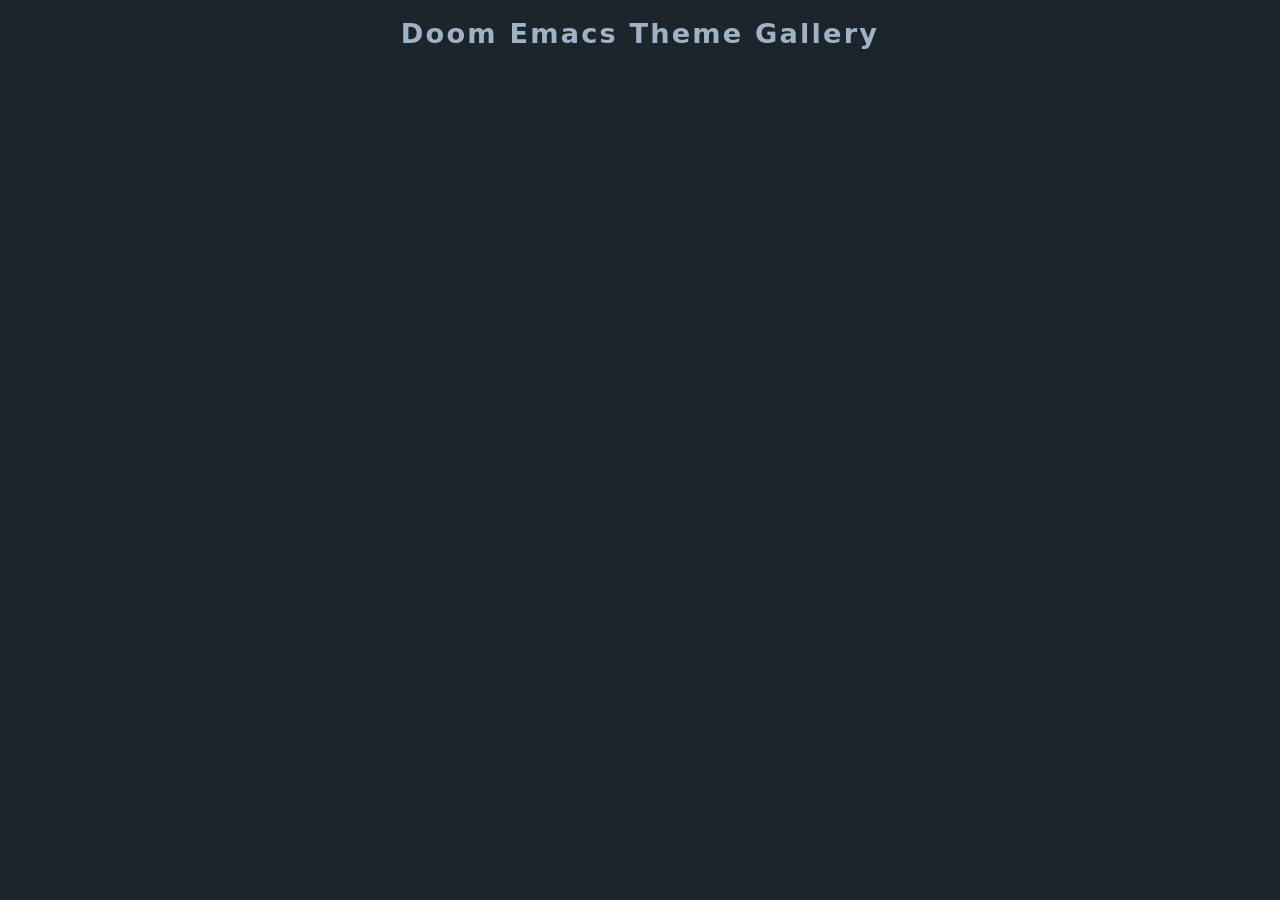
<file: theme-gallery/theme-gallery.html>
<!DOCTYPE html>
<html lang="en">
<head>
  <meta charset="UTF-8">
  <meta name="viewport" content="width=device-width, initial-scale=1.0">
  <title>Doom Emacs Theme Gallery</title>
  <style>

body { background: #1D252C; color: #A0B3C5; margin: 0; font-family: system-ui,sans-serif; }
.gallery { display: grid; grid-template-columns: repeat(auto-fit, minmax(180px, 1fr)); gap: 32px; padding: 2em; }
.theme-thumb { background-size: cover; background-position: center; width: 180px; height: 110px; margin: 0 auto 0.4em auto; border-radius: 10px; box-shadow: 0 2px 8px #0005; border: 2px solid #1D252C; cursor: pointer; transition: border 0.2s, box-shadow 0.2s; }
.theme-thumb:hover { border-color: #5EC4FF; box-shadow: 0 4px 20px #5EC4FF80; }
.theme-name { text-align: center; font-size: 1em; font-family: monospace; }
@media (max-width: 700px) { .gallery { grid-template-columns: repeat(auto-fit, minmax(120px, 1fr)); } .theme-thumb { width: 110px; height: 72px; } }

</style>
</head>
<body>
  <h1 style="text-align:center;font-size:1.7em;letter-spacing:0.08em">Doom Emacs Theme Gallery</h1>
  <div class="gallery">
</div>
<script>
function switchTheme(themeName) {
  fetch('/my-theme-gallery/' + encodeURIComponent(themeName)).then(r=>r.text());
}
document.querySelectorAll('.theme-thumb').forEach(function(div) {
  div.addEventListener('click', function() {
    switchTheme(this.dataset.theme);
  });
});
</script>
</body></html>
</file>
